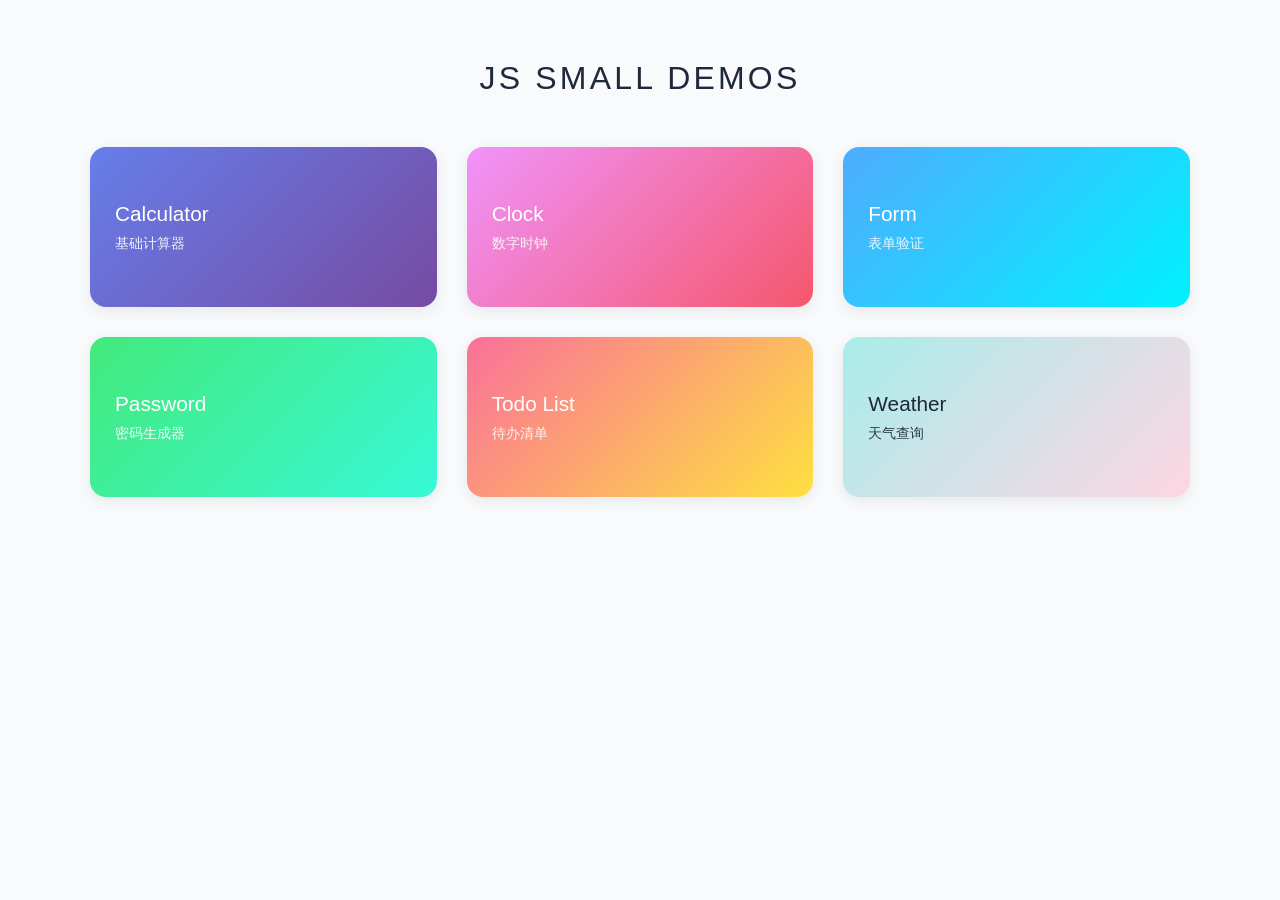
<file: index.html>
<!DOCTYPE html>
<html lang="zh-CN">
<head>
    <meta charset="UTF-8">
    <meta name="viewport" content="width=device-width, initial-scale=1.0">
    <title>JS Small Demos</title>
    <style>
        * {
            margin: 0;
            padding: 0;
            box-sizing: border-box;
            font-family: 'Inter', -apple-system, BlinkMacSystemFont, 'Segoe UI', sans-serif;
        }

        body {
            background-color: #f8fafc;
            padding: 60px 20px;
            min-height: 100vh;
        }

        .container {
            max-width: 1100px;
            margin: 0 auto;
        }

        h1 {
            text-align: center;
            color: #1e293b;
            margin-bottom: 50px;
            font-size: 2rem;
            font-weight: 300;
            letter-spacing: 0.1em;
        }

        .card-grid {
            display: grid;
            grid-template-columns: repeat(auto-fill, minmax(260px, 1fr));
            gap: 30px;
        }

        /* 卡片核心样式：纯色渐变背景 */
        .card {
            height: 160px;
            border-radius: 16px;
            padding: 30px 25px;
            display: flex;
            flex-direction: column;
            justify-content: center;
            text-decoration: none;
            color: white;
            position: relative;
            overflow: hidden;
            transition: all 0.3s ease;
            box-shadow: 0 4px 15px rgba(0, 0, 0, 0.08);
        }

        /* 悬停上浮效果 */
        .card:hover {
            transform: translateY(-8px);
            box-shadow: 0 12px 25px rgba(0, 0, 0, 0.15);
        }

        /* 给每个卡片不同的纯色渐变 */
        .card:nth-child(1) {
            background: linear-gradient(135deg, #667eea 0%, #764ba2 100%);
        }
        .card:nth-child(2) {
            background: linear-gradient(135deg, #f093fb 0%, #f5576c 100%);
        }
        .card:nth-child(3) {
            background: linear-gradient(135deg, #4facfe 0%, #00f2fe 100%);
        }
        .card:nth-child(4) {
            background: linear-gradient(135deg, #43e97b 0%, #38f9d7 100%);
        }
        .card:nth-child(5) {
            background: linear-gradient(135deg, #fa709a 0%, #fee140 100%);
        }
        .card:nth-child(6) {
            background: linear-gradient(135deg, #a8edea 0%, #fed6e3 100%);
            color: #1e293b;
        }

        .card-title {
            font-size: 1.3rem;
            font-weight: 500;
            margin-bottom: 8px;
        }

        .card-desc {
            font-size: 0.9rem;
            opacity: 0.9;
            font-weight: 300;
        }
    </style>
</head>
<body>
    <div class="container">
        <h1>JS SMALL DEMOS</h1>
        <div class="card-grid">
            <a href="./calculator/index.html" class="card" target="_blank"> 
                <div class="card-title">Calculator</div>
                <div class="card-desc">基础计算器</div>
            </a>

            <a href="./clock/index.html" class="card" target="_blank">
                <div class="card-title">Clock</div>
                <div class="card-desc">数字时钟</div>
            </a>

            <a href="./form/index.html" class="card" target="_blank">
                <div class="card-title">Form</div>
                <div class="card-desc">表单验证</div>
            </a>

            <a href="./password-generator/index.html" class="card" target="_blank">
                <div class="card-title">Password</div>
                <div class="card-desc">密码生成器</div>
            </a>

            <a href="./todo-list/index.html" class="card" target="_blank">
                <div class="card-title">Todo List</div>
                <div class="card-desc">待办清单</div>
            </a>

            <a href="./weather/index.html" class="card" target="_blank">
                <div class="card-title">Weather</div>
                <div class="card-desc">天气查询</div>
            </a>
        </div>
    </div>
</body>
</html>
</file>
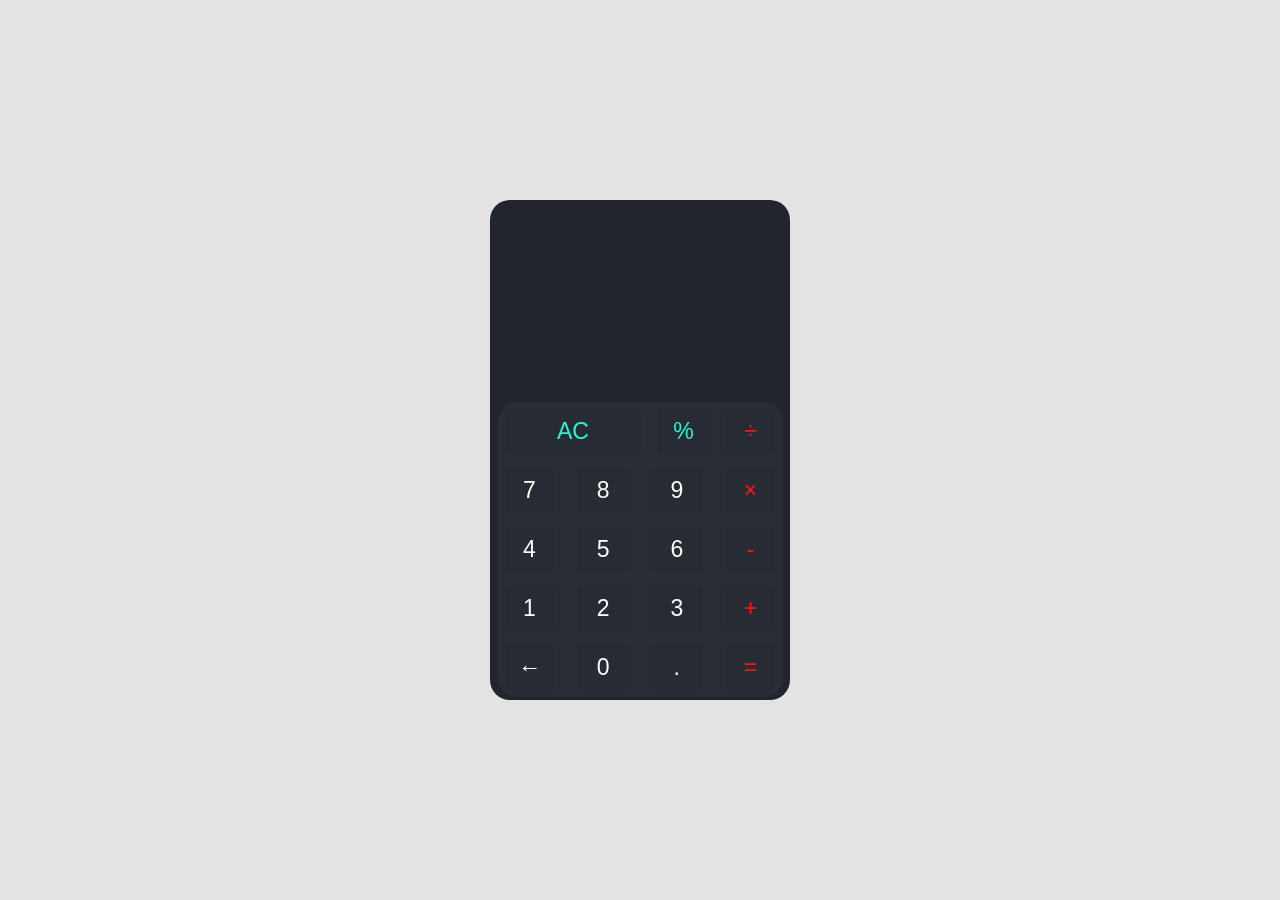
<file: calculator/index.html>
<!DOCTYPE html>
<html lang="en">

<head>
    <meta charset="UTF-8">
    <meta name="viewport" content="width=device-width, initial-scale=1.0">
    <title>Document</title>
    <link rel="stylesheet" href="./style.css">
</head>

<body>
    <div class="container">
        <div class="screen">
            <div class="current"></div>
            <div class="result"></div>
        </div>
        <div class="key">
            <div class="row">
                <button class="green clear" data-key="clear">AC</button>
                <button class="green" data-key="baifenbi">%</button>
                <button class="red" data-key="chu">÷</button>
            </div>
            <div class="row">
                <button class="number">7</button>
                <button class="number">8</button>
                <button class="number">9</button>
                <button class="red" data-key="cheng">×</button>
            </div>
            <div class="row">
                <button class="number">4</button>
                <button class="number">5</button>
                <button class="number">6</button>
                <button class="red" data-key="jian">-</button>
            </div>
            <div class="row">
                <button class="number">1</button>
                <button class="number">2</button>
                <button class="number">3</button>
                <button class="red" data-key="jia">+</button>
            </div>
            <div class="row">
                <button data-key="back">←</button>
                <button class="number">0</button>
                <button class="number">.</button>
                <button class="red" data-key="deng">=</button>
            </div>

        </div>
    </div>
    <script>
        //类构造函数
        class Cal {
            //初始化计算器
            constructor(current, result) {
                this.current = current
                this.result = result
                this.clear()
            }
            //清空一整个计算器
            clear() {
                this.currentNumber = ''
                this.perviousNumber = ''
                this.operation = undefined
            }
            //删除数字
            del() {
                this.currentNumber = this.currentNumber.toString().slice(0, -1)
            }
            //增加数字
            add(number) {
                if (number === '.' && this.currentNumber.includes('.')) {
                    return
                }
                this.currentNumber = this.currentNumber.toString() + number.toString()
            }
            // 输入符号
            addKey(operation) {
                if (this.operation === '') {
                    console.log(1)
                    return
                }
                //上一个操作数不为空，就是还没计算完，则先计算
                if (this.perviousNumber !== '') {
                    this.compute()
                }
                this.operation = operation

                this.perviousNumber = this.currentNumber
                this.currentNumber = ''
            }
            // 计算
            compute() {
                // console.log(1) 
                //定义一个结果
                let computation
                //利用浮点数，更符合计算器
                let cur = parseFloat(this.currentNumber)
                let pre = parseFloat(this.perviousNumber)
                let cur1 = 100
                //非数字直接中断
                if (isNaN(cur) || isNaN(pre)) {
                    return
                }
                switch (this.operation) {
                    case '+':
                        computation = pre + cur
                        break;
                    case '-':
                        computation = pre - cur
                        break;
                    case '×':
                        computation = pre * cur
                        break;
                    case '÷':
                        computation = pre / cur
                        break
                    
                    default:
                        return
                }
    

                //把结果赋给当前操作数
                this.currentNumber = computation
                //其余都重置，不然结果又会和先前数计算
                this.operation = undefined
                this.perviousNumber = ''
            }
           

            //渲染页面，每一次计算都要调用
            render() {
                //把现在的操作上（结果）赋给结果位置
                this.result.innerHTML = this.currentNumber
                //如果我们输入了符号，那么现在位置是上一个操作数和符号的拼接
                if (this.operation != null) {
                    this.current.innerHTML = `${this.perviousNumber}${this.operation}`
                }
            }
        }
        //获取元素
        const numbers = document.querySelectorAll('.number')
        const keys = document.querySelectorAll('[data-key]')
        const current = document.querySelector('.current')
        const result = document.querySelector('.result')

        const cal = new Cal(current, result)

        //添加数字
        numbers.forEach(item => {
            item.addEventListener('click', () => {
                // console.log(1)
                cal.add(item.innerHTML)
                cal.render()
            })
        })

        //添加符号
        keys.forEach(item => {
            if (item.dataset.key === 'jia' || item.dataset.key === 'jian' || item.dataset.key === 'cheng' || item.dataset.key === 'chu' ) {
                item.addEventListener('click', () => {
                    // console.log(1)
                    // console.log(item.innerHTML)
                    cal.addKey(item.innerHTML)
                    cal.render()
                })

            }

            //计算模块
            if (item.dataset.key === 'deng') {
                item.addEventListener('click', () => {
                    cal.compute()
                    cal.render()
                })

            }

            //清空模块
            if (item.dataset.key === 'clear') {
                item.addEventListener('click', () => {
                    cal.clear()
                    current.innerHTML = ''
                    result.innerHTML = ''
                })

            }

            //删除模块
            if (item.dataset.key === 'back') {
                item.addEventListener('click', () => {
                    cal.del()
                    cal.render()
                })
            }
        })
    
    </script>
</body>

</html>
</file>
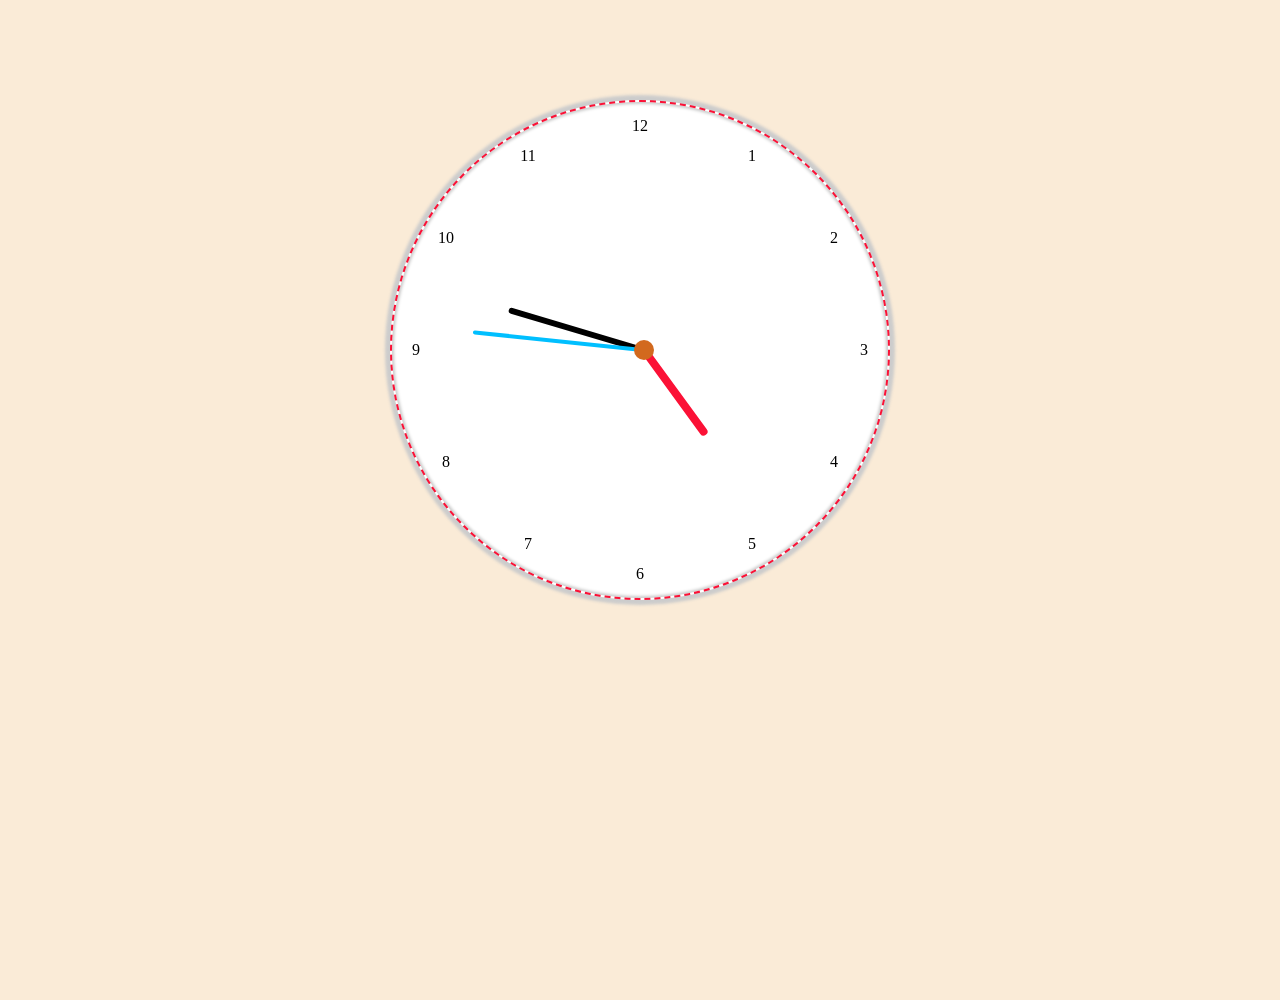
<file: clock/index.html>
<!DOCTYPE html>
<html lang="en">

<head>
    <meta charset="UTF-8">
    <meta name="viewport" content="width=device-width, initial-scale=1.0">
    <title>Document</title>
    <link rel="stylesheet" href="./style.css">
</head>

<body>
    <div class="clock">
        <div class="hand hour"></div>
        <div class="hand minute"></div>
        <div class="hand second"></div>
        <div class="number one">
            <div class="number1">1</div>
        </div>
        <div class="number two">
            <div class="number1">2</div>
        </div>
        <div class="number three">
            <div class="number1">3</div>
        </div>
        <div class="number four">
            <div class="number1">4</div>
        </div>
        <div class="number five">
            <div class="number1">5</div>
        </div>
        <div class="number six">
            <div class="number1">6</div>
        </div>
        <div class="number seven">
            <div class="number1">7</div>
        </div>
        <div class="number eight">
            <div class="number1">8</div>
        </div>
        <div class="number nine">
            <div class="number1">9</div>
        </div>
        <div class="number ten">
            <div class="number1">10</div>
        </div>
        <div class="number eleven">
            <div class="number1">11</div>
        </div>
        <div class="number twelve">
            <div class="number1">12</div>
        </div>

    </div>
    <script>
        //获取元素
        const hourhand = document.querySelector('.hour')
        const minutehand = document.querySelector('.minute')
        const secondhand = document.querySelector('.second')

        //函数:让指针走动
        function goHand() {
            //获取现在的时间
            const time = new Date()
            // console.log(time)
            //获取秒分时
            const second = time.getSeconds()
            // console.log(second)
            const minute = time.getMinutes()
            const hour = time.getHours()
            //计算三根指针要走的度数
            //秒针：每一秒走6°
            const sedAngle = 6 * second
            // console.log(sedAngle)
            //分针：每一分走6°，为了平缓要加入秒针带来的偏移
            //分针转一圈，要3600s，所有秒针带来的偏移是每一秒转(360/3600)
            const minAngle = 6 * minute + second * 0.1
            //时针：每一小时走30°，加上分针的偏移和秒针的偏移
            //时针转一圈，需要12*60min，所有分针带来的偏移是每一分转(360/(12*60))
            //需要12*60*60s，所有秒针带来的偏移是每一秒转(360/(12*60*60))
            const hourAngle = 30 * hour + minute / 2 + second / 120

            secondhand.style.transform = ` rotate(${sedAngle}deg)`
            minutehand.style.transform = `rotate(${minAngle}deg)`
            hourhand.style.transform = `rotate(${hourAngle}deg)`



        }
        //定时器
        //每一秒钟,调用一次函数
        //函数就是让指针走的
        setInterval(goHand, 1000)
    </script>
</body>

</html>
</file>
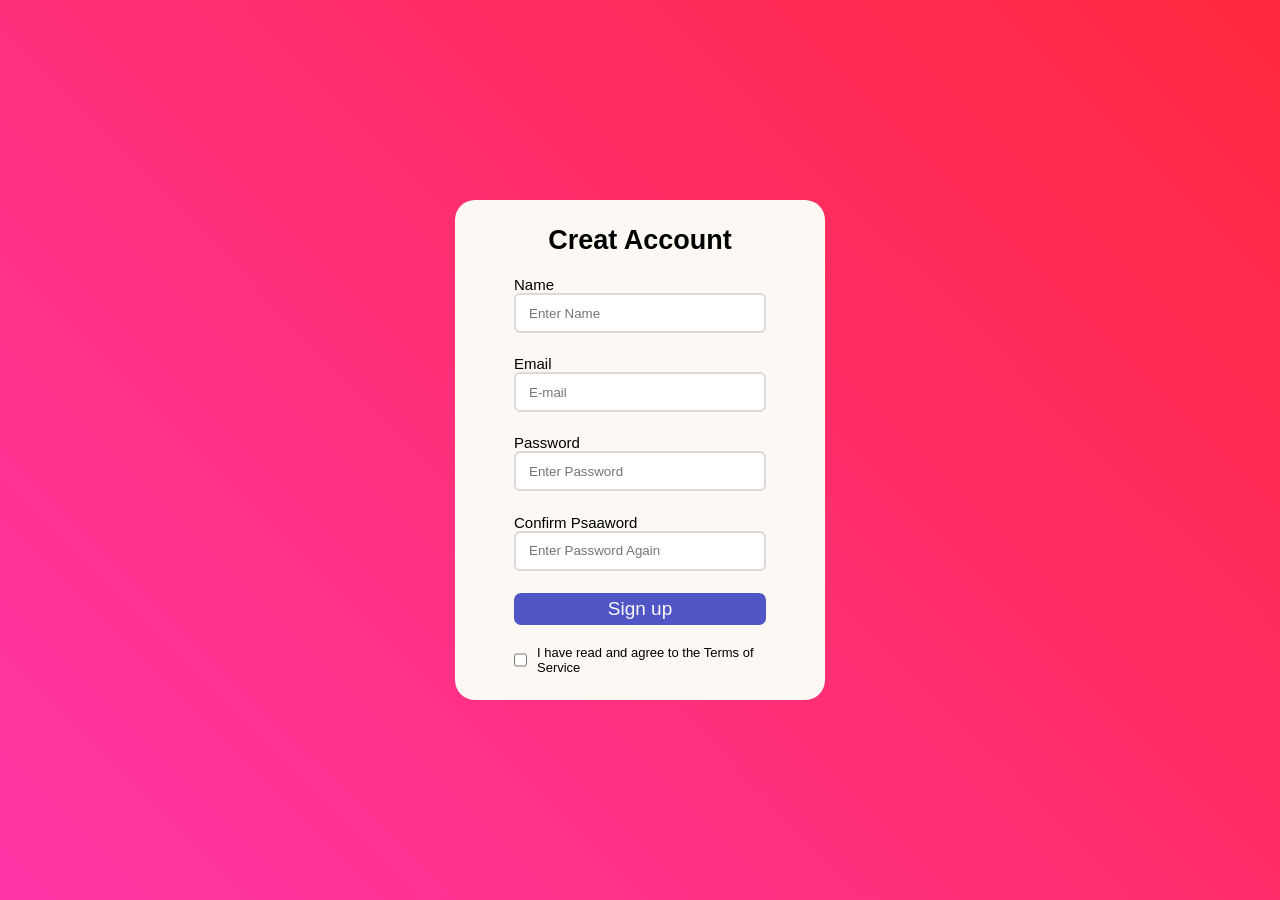
<file: form/index.html>
<!DOCTYPE html>
<html lang="en">

<head>
    <meta charset="UTF-8">
    <meta name="viewport" content="width=device-width, initial-scale=1.0">
    <title>Document</title>
    <link rel="stylesheet" href="./style.css">
</head>

<body>
    <form action="#" class="form">
        <h1 class="title">Creat Account</h1>
        <div class="row">
            <div class="label">Name</div>
            <input type="text" name="name" class="name" placeholder="Enter Name">
            <div class="small">Error message goes here</div>
        </div>
        <div class="row">
            <div class="label">Email</div>
            <input type="text" name="email" class="email" placeholder="E-mail">
            <div class="small">Error message goes here</div>
        </div>
        <div class="row">
            <div class="label">Password</div>
            <input type="password" name="password" class="password" placeholder="Enter Password">
            <div class="small">Error message goes here</div>
        </div>
        <div class="row">
            <div class="label">Confirm Psaaword</div>
            <input type="password" name="confirm" class="confirm" placeholder="Enter Password Again">
            <div class="small">Error message goes here</div>
        </div>
        <button>Sign up</button>
        <div class="agree">
            <input type="checkbox">
            <div>I have read and agree to the Terms of Service</div>
        </div>
        </div>
    </form>
    <script>
        //获取元素
        const nameEle = document.querySelector('.name')
        const emailEle = document.querySelector('.email')
        const passwordEle = document.querySelector('.password')
        const confirmEle = document.querySelector('.confirm')
        const form = document.querySelector('.form')
        const agree = document.querySelector('.agree input')

        //表单提交事件
        form.addEventListener('submit', e => {
            //阻止
            e.preventDefault()
            verify()
        })
        function verify() {
            // console.log(1)
            //姓名
            const name = nameEle.value.trim()
            if (name === '') {
                Error(nameEle, 'Name cannot be Empty')
            } else {
                Success(nameEle)
            }

            //邮箱
            const email = emailEle.value.trim()
            //判断邮箱格式
            if (!test(email)) {
                Error(emailEle, 'Email is not valid')
            }
            else if (email === '') {
                Error(emailEle, 'Email cannot be Empty')
            }
            else {
                Success(emailEle)
            }

            //密码
            const psd = passwordEle.value.trim()
            if (psd === '') {
                Error(passwordEle, 'Password cannot be Empty')
            } else {
                Success(passwordEle)
            }

            //确认密码
            const confirm = confirmEle.value.trim()
            if (confirm === '') {
                Error(confirmEle, 'Confirm Password is required')
            } else if (confirm !== psd) {
                Error(confirmEle, `Password didn't match`)
            } else {
                Success(confirmEle)
            }

            //同意模块
            if(!agree.checked){
                alert('请勾选！')
                agree.nextElementSibling.style.color='red'
            }else{
                agree.nextElementSibling.style.color='black'
            }
        }


        //失败
        function Error(ele, message) {
            // console.log(1)
            const row = ele.parentElement
            const small = row.querySelector('.small')
            row.className = 'row error'
            small.innerText = message
        }
        //成功
        function Success(ele) {
            // console.log(1)
            ele.parentElement.className = 'row success'
        }

        //判断邮箱
        function test(email) {
            const reg = /^(([^<>()\[\]\\.,;:\s@"]+(\.[^<>()\[\]\\.,;:\s@"]+)*)|(".+"))@((\[[0-9]{1,3}\.[0-9]{1,3}\.[0-9]{1,3}\.[0-9]{1,3}])|(([a-zA-Z\-0-9]+\.)+[a-zA-Z]{2,}))$/;
            return reg.test(email)
        }
    </script>
</body>

</html>
</file>
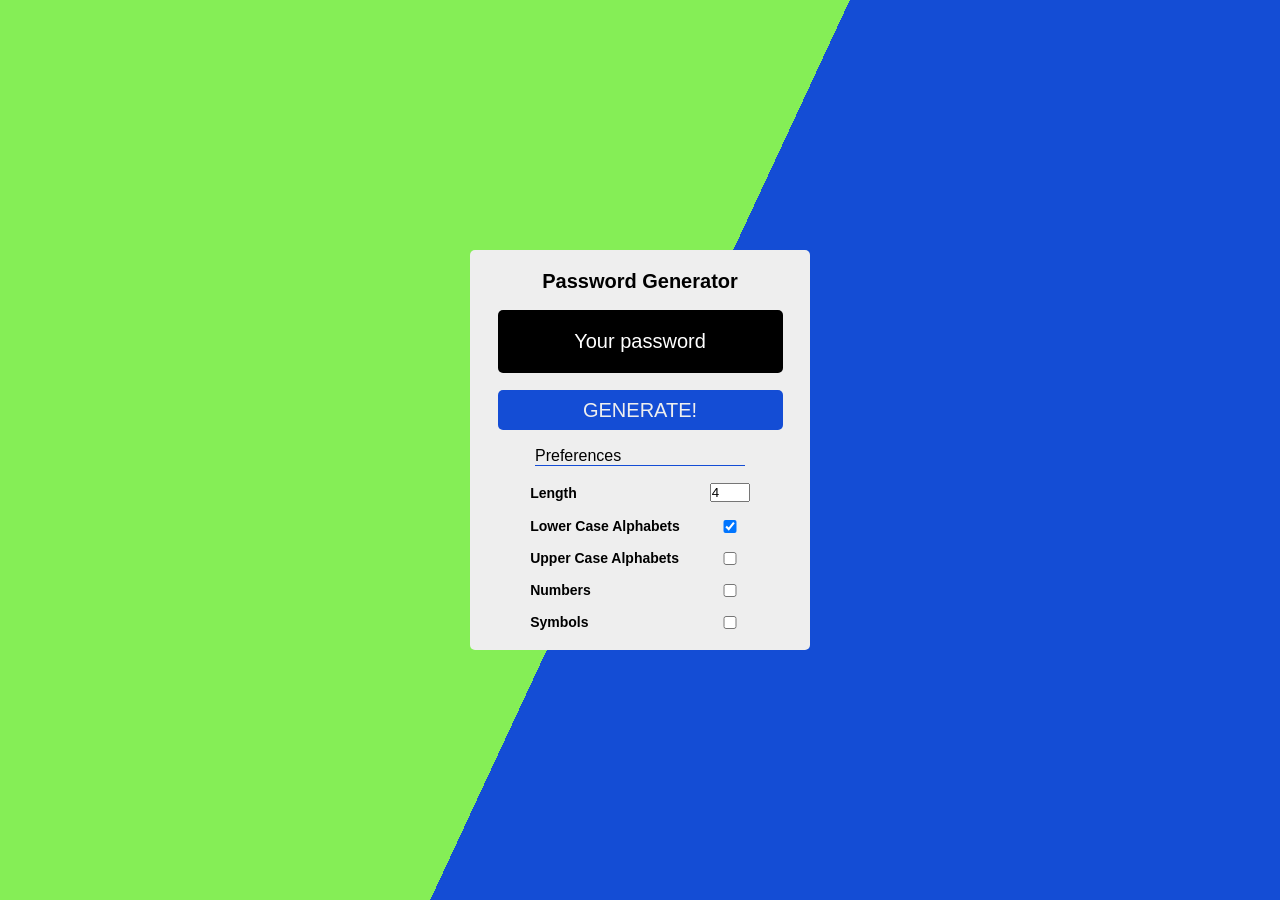
<file: password-generator/index.html>
<!DOCTYPE html>
<html lang="en">

<head>
    <meta charset="UTF-8">
    <meta name="viewport" content="width=device-width, initial-scale=1.0">
    <title>Document</title>
    <link rel="stylesheet" href="./style.css">
</head>

<body>
    <div class="container">
        <h1 class="title">Password Generator</h1>
        <p class="password">Your password</p>
        <button class="btn">GENERATE!</button>
        <p class="form-title">Preferences</p>
        <form action="/" id="form">
            <!-- 长度 -->
            <label for="psd-length">Length</label>
            <input type="number" name="number" id="psd-length" min="1" max="10" value="4">

            <!-- 小写 -->
            <label for="lower">Lower Case Alphabets</label>
            <input type="checkbox" name="lower" id="lower" checked>

            <!-- 大写 -->
            <label for="upper">Upper Case Alphabets</label>
            <input type="checkbox" name="upper" id="upper">

            <!-- 数字 -->
            <label for="number">Numbers</label>
            <input type="checkbox" name="number" id="number">
            <!-- 特殊字符 -->
            <label for="symbol">Symbols</label>
            <input type="checkbox" name="symbol" id="symbol">
        </form>
    </div>
    <script>
        //获取元素
        //字符池：利用函数，将大小写字母、数字、符号的编码数字转成数组，用于生成密码时的拼接和抽取
        //点击事件：获取长度、各种勾选框的状态，将其作为实参传到生成密码的函数里
        //在生成密码的函数里先定义空数组，空数组用于和字符池的数组拼接和抽取
        //进行勾选框状态的判断，然后当前数组拼接。例如，如果勾选了小写字母，就把小写字母对应的字符池的数组拼接到当前数组里
        //把全部判断完的数组，做循环，循环的次数（抽取的数字个数）就是密码的长度
        //抽取完的数字放入到新数组（空数组），并转成编码所对应的字母、数字、符号
        //最后再将数组里的以空拼接，然后给渲染到密码框里



        //元素
        const psdEle = document.querySelector('.password')
        const btn = document.querySelector('.btn')
        const lengthEle = document.querySelector('#psd-length')
        const lowerEle = document.querySelector('#lower')
        const upperEle = document.querySelector('#upper')
        const numberEle = document.querySelector('#number')
        const symbolEle = document.querySelector('#symbol')

        //字符池
        function arrayLowToHigh(min, max) {
            //定义空数组
            let arrayCode = []
            // 循环把数字投入数组
            for (let i = min; i <= max; i++) {
                // console.log(i)
                arrayCode.push(i)
            }
            // console.log(arrayCode)
            return arrayCode
        }
        const LOWERCASE_CHAR_CODES = arrayLowToHigh(97, 122);
        const UPPERCASE_CHAR_CODES = arrayLowToHigh(65, 90);
        const NUMBER_CHAR_CODES = arrayLowToHigh(48, 57);
        const SYMBOL_CHAR_CODES = arrayLowToHigh(33, 47).concat(arrayLowToHigh(58, 64)).concat(arrayLowToHigh(91, 96)).concat(arrayLowToHigh(123, 126));


        //点击事件绑定生成密码函数
        btn.addEventListener('click', () => {
            // 长度
            const psdlength = lengthEle.value
            // console.log(psdlength)
            //大小字母、数字、符号
            const lower = lowerEle.checked
            const upper = upperEle.checked
            const number = numberEle.checked
            const symbol = symbolEle.checked

            //定义密码：利用函数
            const password = getPassword(psdlength, lower, upper, number, symbol)
            //密码渲染到页面
            psdEle.innerHTML = password
        })
        function getPassword(len, low, up, num, symbol) {
            // console.log(1)
            let arrayPsd = []
            //判断勾选框状态
            if (low) {
                arrayPsd = LOWERCASE_CHAR_CODES
                // console.log(arrayPsd)
            }
            if (up) {
                arrayPsd = arrayPsd.concat(UPPERCASE_CHAR_CODES)
                // console.log(arrayPsd)
            }
            if (num) {
                arrayPsd = arrayPsd.concat(NUMBER_CHAR_CODES)
                // console.log(arrayPsd)
            }
            if (symbol) {
                arrayPsd = arrayPsd.concat(SYMBOL_CHAR_CODES)
                // console.log(arrayPsd)
            }

            //定义最后的密码数组
            let finalPsd = []
            for (let i = 0; i < len; i++) {
                //抽取数组的数字
                const random = arrayPsd[Math.floor(Math.random() * arrayPsd.length)]
                // console.log(random)
                //抽取的数字追加给最后的密码数组
                //数字转成对应的字母、数字、字符
                finalPsd.push(String.fromCharCode(random))
                // console.log(finalPsd)

            } 

            //判断没勾选的时候
            if(!low&&!up&&!num&&!symbol)
                return `Select at least one option`
            
            //数组展开拼接
            return finalPsd.join('')

           
        }
    </script>
</body>

</html>
</file>
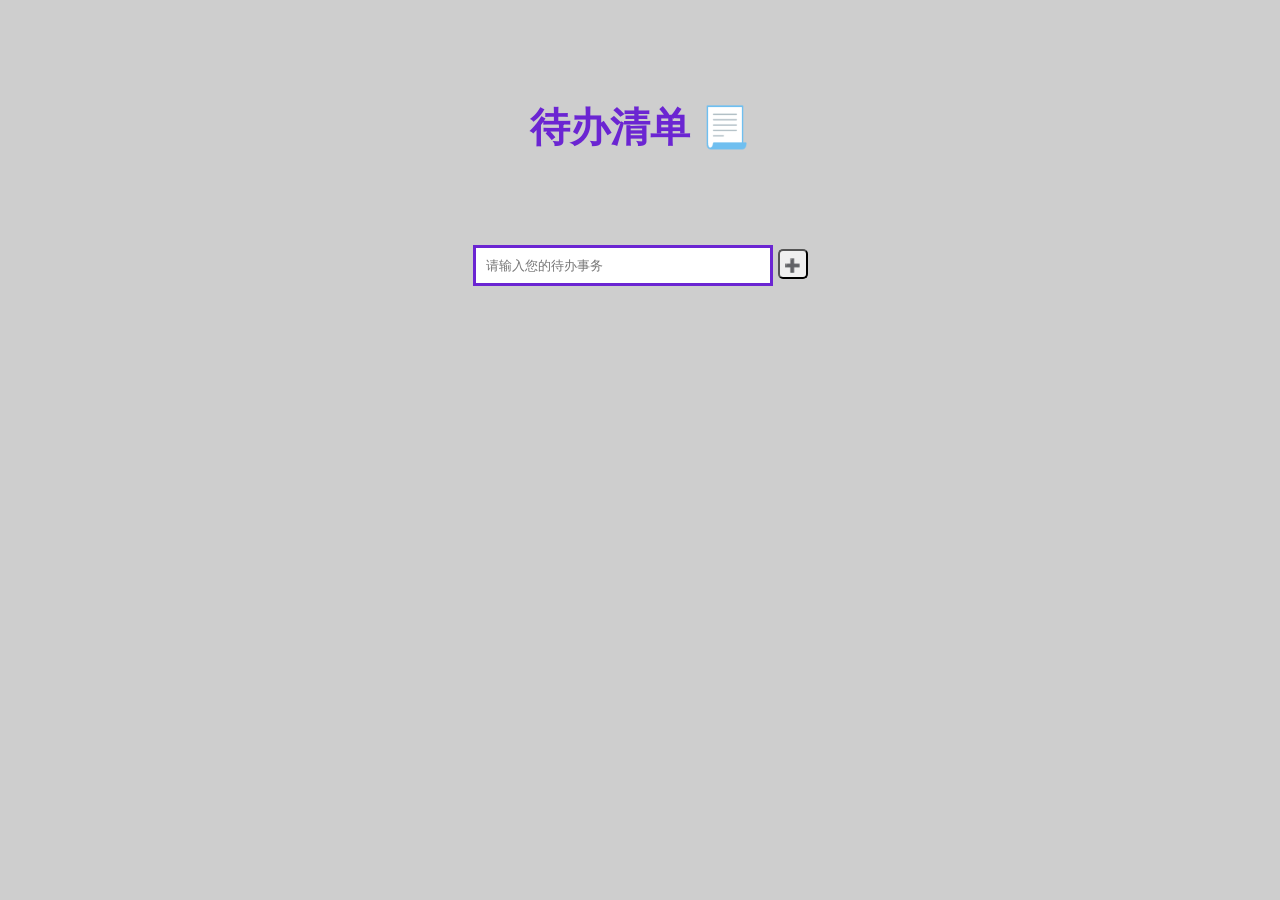
<file: todo-list/index.html>
<!DOCTYPE html>
<html lang="en">

<head>
    <meta charset="UTF-8">
    <meta name="viewport" content="width=device-width, initial-scale=1.0">
    <title>Document</title>
    <link rel="stylesheet" href="./style.css">
</head>

<body>
    <header>
        <h1>待办清单 📃</h1>
    </header>

    <form action="">
        <input type="text" placeholder="请输入您的待办事务" class="todo-get">
        <button class="get-btn">➕</button>
    </form>
    <div class="todo-lists">
        <ul>
            <!-- <li class="list fade-away">
                <div>12323333</div>
                <div class="btn">
                    <button class="completed">✔️</button>
                    <button class="delete">❌</button>
                </div>
            </li> -->
        </ul>
    </div>
    <script>
        const input = document.querySelector('.todo-get')
        const getbtn = document.querySelector('.get-btn')
        const ul = document.querySelector('.todo-lists ul')
        //添加事件
        //点击添加清单
        getbtn.addEventListener('click', addTodo)
        //点击删除清单，利用事件委托
        ul.addEventListener('click', btns)

        //定义所有待办事件
        let todos = null
        //获取本地存储数据
        function getTodos() {
            const stored = localStorage.getItem('todos')    //取出是JSON字符串
            todos = stored ? JSON.parse(stored) : []     //有的话就解析，没有就是空数组
        }

        //保存数据
        function saveTodos(todos) {
            localStorage.setItem('todos', JSON.stringify(todos))
        }

        //页面加载完，渲染每条数据
        function renderTodos() {
            //遍历数组，每一个数据都进行渲染
            todos.forEach(item => {
                render(item)
            })
        }
        //页面加载完，就获取所有待办事件
        getTodos()
        renderTodos()

        //添加数据
        function addTodo(e) {
            //阻止表单默认行为
            e.preventDefault()
            // console.log(1)
            if (input.value !== '' && input.value.trim() !== '') {
                // console.log(input.value.trim())
                //新代办
                const todo = {
                    id: Date.now(),
                    text: input.value.trim(),
                    completed: false    //新加默认没完成
                }
                //追加给原有数据
                todos.push(todo)
                //本地保存数据
                saveTodos(todos)
                //渲染页面
                render(todo)
                //清除输入框
                input.value = ''
            }
            else {
                alert('输入内容不为空！')
            }
        }

        //渲染页面
        function render(todo) {
            // console.log('渲染')
            // console.log(todo)
            const li = document.createElement('li')
            li.classList.add('list')
            //给li添加id
            li.dataset.id = todo.id
            const item = document.createElement('div')
            //  console.log(todo.text)
            item.innerHTML = todo.text
            //如果完成了
            if (todo.completed) {
                item.classList.add('active')
            }
            //item追加给li
            li.append(item)
            

            //新增按钮
            const div = document.createElement('div')
            div.classList.add('btn')

            //添加按钮
            const completed = document.createElement('button')
            completed.classList.add('completed')
            completed.innerHTML = '✔️'
            //追加给div
            div.append(completed)

            //删除按钮
            const del = document.createElement('button')
            del.classList.add('delete')
            del.innerHTML = '❌'

            //追加给div
            div.append(del)
            //div追加给li
            li.append(div)

            //将li追加给ul，显示到页面
            ul.append(li)
        }

        //完成/删除模块
        function btns(e) {
            //完成
            // console.log(e.target.classList[0])
            if (e.target.classList[0] === 'completed') {
                // console.log(e.target.closest('li'))
                const li = e.target.closest('li')
                console.log(li.dataset.id)
                // console.log(todos)
                //遍历todos，找到id相同的todo
                const todo = todos.find(item => item.id === Number(li.dataset.id))
                //  console.log(todo)
                if (todo) {
                    //改变他的完成状态
                    todo.completed = !todo.completed
                    //保存数据
                    saveTodos(todos)
                    //更改样式
                    li.querySelector('div:nth-child(1)').classList.toggle('active')
                }
            }
            //删除
            if (e.target.classList[0] === 'delete') {
                const li = e.target.closest('li')
                // console.log(li)
                const id = li.dataset.id
                // console.log(id)
                const todo = todos.find(item => item.id === Number(id))
                // console.log(todo)
                if (todo) {
                    //增加样式
                    li.classList.add('fade-away')
                    //从页面删除
                    li.addEventListener('transitionend',()=>{    //动画结束后，从页面消失
                        li.remove()
                    })
                   //过滤数据
                   const finalTodos=todos.filter(item=>item.id!==Number(id))
                   //将旧数组更新，不然每次都是从todos里找，删除了，id再也匹配不到，删除不起作用
                   todos=finalTodos
                   console.log(todos)
                   //重新存储
                   saveTodos(todos)
                }
            }
        }
    </script>
</body>

</html>
</file>
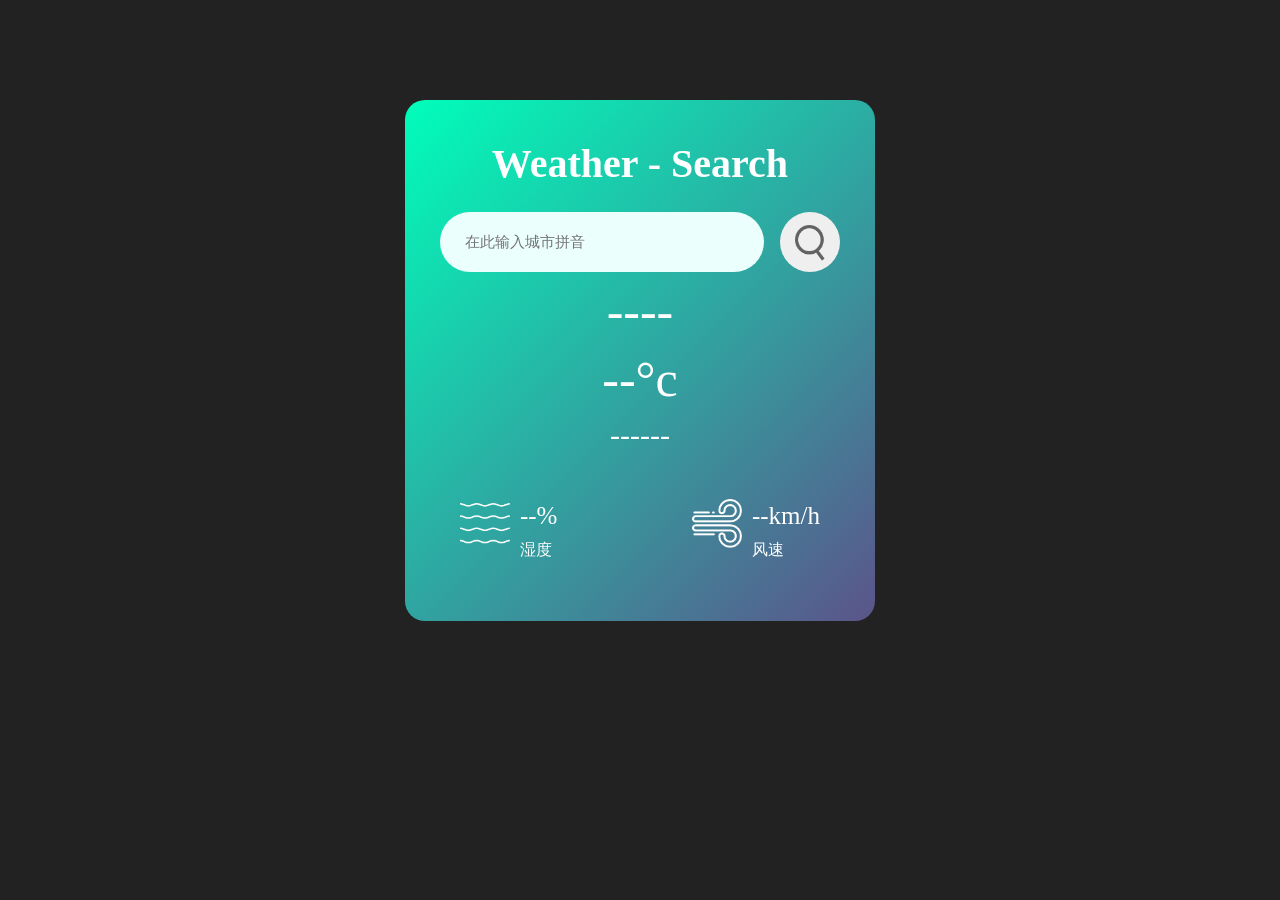
<file: weather/index.html>
<!DOCTYPE html>
<html lang="en">

<head>
    <meta charset="UTF-8">
    <meta name="viewport" content="width=device-width, initial-scale=1.0">
    <title>天气查询</title>
    <link rel="stylesheet" href="./style.css">
</head>

<body>
    <div class="card">
        <h1 class="title">Weather - Search</h1>
        <div class="search">
            <input type="text" name="search" placeholder="在此输入城市拼音" spellcheck="false" autocomplete="off">
            <button><img src="./images/search.png" alt=""></button>
        </div>
        <div class="weather">
            <div class="weather-icon">----</div>
            <h1 class="temp">--°c</h1>
            <h2 class="city">------</h2>
            <div class="detail">
                <div class="col">
                    <img src="./images/humidity.png">
                    <div>
                        <p class="humidity">--%</p>
                        <p>湿度</p>
                    </div>
                </div>
                <div class="col">
                    <img src="./images/wind.png">
                    <div>
                        <p class="wind">--km/h</p>
                        <p>风速</p>
                    </div>
                </div>
            </div>

        </div>
    </div>


    <script>
        //密钥
        const apiKey = "2e6fe3b2cd001843b978173b6895194e"
        //地址
        const apiUrl = "https://api.openweathermap.org/data/2.5/weather?units=metric&lang=zh_cn"
        //点击事件/键盘事件
        const searchBox = document.querySelector(".search input")
        const searchBtn = document.querySelector(".search button")


        searchBtn.addEventListener('click', () => {
            getWeather()
        })
        searchBox.addEventListener('keyup', (e) => {
            //   console.log(e.key)
            if (e.key === 'Enter') { getWeather() }

        })

        //调用的获取天气函数

        function getWeather() {
            alert('正在查询...')
            //先判断非空
            if (searchBox.value.trim() === '') {
                alert('请输入城市名称！')
                return
            }
            //利用fetch，获取数据
            fetch(apiUrl + `&appid=${apiKey}&q=${searchBox.value.trim()}`)
                .then(res => {
                    if (!res.ok) {
                        throw new Error('请求失败！')
                    }
                    return res.json()
                })
                .then(data => {
                    // console.log(data)
                    document.querySelector('.city').innerHTML = data.name
                    document.querySelector('.temp').innerHTML = Math.round(data.main.temp) + '°c'
                    document.querySelector('.humidity').innerHTML = data.main.humidity + '%'
                    document.querySelector('.wind').innerHTML = data.wind.speed + ' km/h'

                    if (data.weather[0].main === 'Clouds')
                        document.querySelector('.weather-icon').innerHTML = '<img src="./images/clouds.png" alt="">'

                    else if (data.weather[0].main === 'Clear')
                        document.querySelector('.weather-icon').innerHTML = '<img src="./images/clear.png" alt="">'

                    else if (data.weather[0].main === 'Rain')
                        document.querySelector('.weather-icon').innerHTML = '<img src="./images/rain.png" alt="">'


                    else if (data.weather[0].main === 'Drizzle')
                        document.querySelector('.weather-icon').innerHTML = '<img src="./images/drizzle.png" alt="">'

                    else if (data.weather[0].main === 'Mist')
                        document.querySelector('.weather-icon').innerHTML = '<img src="./images/mist.png" alt="">'

                    else if (data.weather[0].main === 'Snow')
                        document.querySelector('.weather-icon').innerHTML = '<img src="./images/snow.png" alt="">'
                    else {
                        document.querySelector('.weather-icon').innerHTML = '未查询到此图片！'
                    }

                })
                .catch(err => {
                    console.log(err)
                    alert('查询失败！请检查输入是否正确！')
                })


        }


        searchBox.addEventListener('blur', () => {
            if (searchBox.value.trim() === '') {
                document.querySelector('.city').innerHTML = '------'
                document.querySelector('.temp').innerHTML = '--°c'
                document.querySelector('.humidity').innerHTML = '--%'
                document.querySelector('.wind').innerHTML = '--km/h'
                document.querySelector('.weather-icon').innerHTML = '----'
            }
        })

    </script>
</body>

</html>
</file>
<file: calculator/style.css>
* {
    margin: 0;
    padding: 0;
    box-sizing: border-box;
}

:root {
    --bg: #22252d;
    --btn-bg: #272b33;
    --btn-green: #26f7d1;
    --btn-red: #ff1214;
    --controls-bg: #292d36;
}

html,
body {
    /* font-size: 10px; */
    font-family: 'lato', Arial, Helvetica, sans-serif;
}

body {
    min-height: 100vh;
    display: flex;
    justify-content: center;
    align-items: center;
    background-color: #e3e3e3;
}

.container {
    width: 300px;
    height: 500px;
    background-color: var(--bg);
    border-radius: 20px;
}

.screen {
    width: 90%;
    margin-left: 15px;
    margin-top: 2px;
    height: 200px;
    color: white;
    /* background-color: pink; */
    display: flex;
    flex-direction: column;
    justify-content: end;
    align-items: end;
    gap: 20px;


}

.current {
    font-size: 30px;
    word-break: break-all;
    overflow-wrap: break-word;
}

.result {
    font-size: 40px;
    word-break: break-all;
    overflow-wrap: break-word;
}

.key {
    width: 95%;
    height: 295px;
    background-color: var(--controls-bg);
    margin: auto;
    border-radius: 20px;
}

.key .row {
    display: flex;
    justify-content: space-between;
    padding: 7px;
}

button {
    font-size: 23px;
    width: 50px;
    height: 45px;
    background-color: var(--btn-bg);
    color: white;
    cursor: pointer;
    border: none;
}

button:hover {
    background-color: #20232b;
}

.key .row .clear {
    /* color: var(--btn-green); */
    flex: 0.8;

}

.green {
    color: var(--btn-green);
}

.red {
    color: var(--btn-red);
}
</file>
<file: clock/style.css>
* {
    margin: 0;
    padding: 0;
    box-sizing: border-box;
}

html,
body {
    width: 100%;
    height: 100%;


}

body {
    background-color: antiquewhite;
}

.clock {
    position: relative;
    margin: 100px auto;
    width: 500px;
    height: 500px;
    border-radius: 50%;
    background-color: white;
    box-shadow: 0px 0px 3px 5px #ccc,
        inset 0px 0px 3px 2px #ccc;
    border: 2px dashed #fb1136;

}

/* 刻度 */
.clock .number {
    position: absolute;
    width: 100%;
    height: 100%;
    /* background-color: pink; */
    --rotateAngle: 0;
    transform: rotate(var(--rotateAngle));
    padding: 15px;
    text-align: center;
}

.clock .one {
    --rotateAngle: 30deg;
}

.clock .two {
    --rotateAngle: 60deg
}

.clock .three {
    --rotateAngle: 90deg
}

.clock .four {
    --rotateAngle: 120deg
}

.clock .five {
    --rotateAngle: 150deg
}

.clock .six {
    --rotateAngle: 180deg
}

.clock .seven {
    --rotateAngle: 210deg
}

.clock .eight {
    --rotateAngle: 240deg
}

.clock .nine {
    --rotateAngle: 270deg
}

.clock .ten {
    --rotateAngle: 300deg
}

.clock .eleven {
    --rotateAngle: 330deg
}

/* 数字扭转 */
.number .number1 {
    --undoAngle: 0;
    transform: rotate(var(--undoAngle));
}

.one .number1 {
    --undoAngle: -30deg;
}

.two .number1 {
    --undoAngle: -60deg;
}

.three .number1 {
    --undoAngle: -90deg;
}

.four .number1 {
    --undoAngle: -120deg;
}

.five .number1 {
    --undoAngle: -150deg;
}

.six .number1 {
    --undoAngle: -180deg;
}

.seven .number1 {
    --undoAngle: -210deg;
}

.eight .number1 {
    --undoAngle: -240deg;
}

.nine .number1 {
    --undoAngle: -270deg;
}

.ten .number1 {
    --undoAngle: -300deg;
}

.eleven .number1 {
    --undoAngle: -330deg;
}

/* 指针 */


.clock .hour,
.clock .minute,
.clock .second {
transform-origin: bottom;
    position: absolute;
    bottom: 50%;
    left: 50%;
    border-radius: 5px 5px 0px 0;
}

.clock .hour {
    width: 8px;
    height: 105px;
    background-color: #fb1136;

}

.clock .minute {
    width: 6px;
    height: 140px;
    background-color: black;
}

.clock .second {
    width:4px;
    height: 170px;
    background-color: #00bfff;
}
.clock::after{position: absolute;
    content: "";
    width:20px;
    height: 20px;
    background-color: chocolate;
    border-radius: 50%;
    top:50%;
    left:50%;
   transform: translate(-30%,-50%);
}
</file>
<file: form/style.css>
* {
    margin: 0;
    padding: 0;
    box-sizing: border-box;
}
:root {
    --bg-form : #fcf8f3;
    --btn : #5056c6;
}
html,
body {
    font-size: 10px;
    font-family: 'lato' ,Arial, Helvetica, sans-serif;
}
body {
    min-height: 100vh;
    display: flex;
    justify-content: center;
    align-items: center;
    background-image: linear-gradient(45deg,#ff35a7, #ff283d);
}
.form{
    width:370px;
    height: 500px;
    background-color: var(--bg-form);
    border-radius: 20px;
    display: flex;
    flex-direction: column;
    justify-content: space-around;
    align-items: center;
    padding: 5px;
}
.title{
    margin-top: 20px;
    margin-bottom: 20px;
    font-size: 27px;
    font-weight: 600;
    
}
.row{
    width:70%;
    height: 50%;
    /* background-color: #fff; */
    
}
.row .label{
    font-size: 15px;
    
}
.row input{
    width:100%;
    height: 40px;
    border-radius: 6px;
   border: 2px solid #dfd8d8;
   padding: 13px;

}
 .row input:focus{
border: black;
 }
.row .small{
    text-align: center;
    visibility: hidden;
}
.row.success input{
   border-color: rgb(8, 236, 8);
}
.row.error input{
     border-color: rgb(255, 0, 0);
}
.row.error .small{
     text-align: center;
    color: red;
    letter-spacing: 1px;
    visibility: visible;
    font-size: 13px;
}
button{margin-bottom: 20px;
    width: 70%;
    height: 100px;
    background-color: var(--btn);
    color: var(--bg-form);
    font-size: 19px;
    border: none;
    border-radius: 7px;
    cursor: pointer;
}
button:hover{
    opacity: 0.8;
    transition: all 0.3s ease;
}
.agree{
    width: 70%;
    display: flex;
    /* justify-content: space-around; */
gap:10px;
margin-bottom: 20px;


}
.agree input{
    cursor: pointer;;
}
.agree div{
    font-size: 13px;
}
</file>
<file: password-generator/style.css>
* {
    margin: 0;
    padding: 0;
    box-sizing: border-box;
}
*::before,
*::after {
    box-sizing: border-box;
}
html,
body {
    font-size: 10px;
    font-family: 'lato', Arial, Helvetica, sans-serif;
}
body {
    min-height: 100vh;
    display: flex;
    justify-content: center;
    align-items: center;
    background: linear-gradient(115deg, #85ee56 50%, #144dd5 50%);
}
.container{
    display: flex;
    flex-direction: column;
    justify-content: space-between;
    align-items: center;
    background: #eee;
    border-radius: 5px;
    min-height: 400px;
    padding: 20px;
}
.title{
    font-size: 20px;
    width: 300px;
    text-align: center;
}
.container .password{
    width:95%;
    padding: 20px;
    text-align: center;
    background-color: black;
    color: white;
    font-size: 20px;
    border-radius: 5px;
    border: none;
    /* margin-top: -35px; */
}
.btn{
    width:95%;
   background: #144dd5;
   color: #eee;
   cursor: pointer;
   font-size: 20px;
   height: 40px;
   border-radius: 5px;
   border: none;
    
}
.btn:hover{
    opacity: 0.9;
}
.form-title{
    font-size: 16px;
    width: 70%;
     border-bottom: 1px solid #144dd5;
     text-align: left;
}
#form{
    display: grid;
    align-items: center;
    justify-content:center ;
    grid-template-columns: auto auto;
   column-gap: 30px;
   row-gap: 16px;
}
label{
    font-size: 14px;
    font-weight: bold;
}
#psd-length{
    width:40px
}
</file>
<file: todo-list/style.css>
*{
    margin: 0;
    padding: 0;
   box-sizing:border-box;
}

html,
body{width: 100%;
    height: 100%;
    font-size: 20px;
    font-family: '宋体';
    text-align: center;
    background-color: rgba(0,0,0,0.1);
    color: #6b25d2;
}
header,
body{
    padding:50px
}
/* 1.表单模块 */
.todo-get{
    padding:10px;
    /* margin-top:60px;
    margin-right: 5px; */
    margin:40px auto;
    width: 300px;
    border: 3px solid #6b25d2;
    background-color:#fff;

}
.get-btn{
    cursor: pointer;
    width:30px;
    height: 30px;
    line-height: 30px;
    border-radius: 5px ;
}

.get-btn:hover{
    background-color: #6b25d2;
}

/* 清单模块 */
.todo-lists{
    width:500px;
    /* background-color: pink; */
    margin: 0 auto;
    
}
.todo-lists ul{
    list-style: none;
}

.list{
    width:100%;
    height: 30px;
    display: flex;
    justify-content:space-between;
    align-items: center;
    margin-bottom: 10px;
    border: 1px solid #6b25d2;
    color: black;
    background-color: #fff;
    transition: all .3s ease;     /*过渡自然*/
}
.btn{
    display: flex;
    justify-content: space-evenly;
    gap:2px;
    margin-right: 2px;
}
.completed,
.delete{
    cursor: pointer;
    width: 20px;
    height: 20px;
    border:1px solid black
    
}
.completed:hover{
    background-color: #6b25d2;
}
.delete:hover{
    background-color: #6b25d2;
}
.active{
    text-decoration: line-through;
    opacity: 0.5;
    
}
.fade-away{
    transform: translateX(50px);
    opacity: 0;
}
</file>
<file: weather/style.css>
* {
    margin: 0;
    padding: 0;
    box-sizing: border-box;
    font-family: 'Poppins', 'sans-serif';
}

body {
    background-color: #222
}

.card {
    width: 90%;
    max-width: 469.9987px;
    background: linear-gradient(135deg, #00feba, #5b548a);
    color: #fff;
    margin: 100.0012px auto;
    border-radius: 19.9988px;
    padding: 40.0012px 34.9988px;
    text-align: center;
}
.title{
    font-size: 40px;
    margin-bottom: 25px;
}

.card .search {
    width: 100%;
    display: flex;
    justify-content: space-between;
    align-items: center;
}

.search input {
    flex: 1;
    height: 60px;
    padding: 10.0012px 25.0012px;
    border: none;
    outline: none;
    background: #ebfffc;
    margin-right: 16.0013px;
    font-size: 15px;
    border-radius: 30px;
}

.search button {
    border: none;
    outline: none;
    
    cursor: pointer;
    border-radius: 50%;
    width: 60px;
    height: 60px;
    
}
.search button img{
    width: 30px;
    transform: translateY(3px);
    
}
.weather-icon{
    margin: 10.0012px auto;
    width: 150px;
    font-size: 49.9988px;
    text-align: center;
}
.weather-icon img{
    margin-left: -40.0012px;
}
.weather .temp{
    font-size:49.9988px;
    font-weight: 500;
    margin-bottom: 10.0012px;
}
.weather .city{
    font-size: 30px;
    font-weight: 500;
    
    text-align: center;
}
.detail{
    width: 100%;
    display: flex;
    justify-content: space-between;
    align-items: center;
    padding: 19.9988px;
    margin-top: 19.9988px;
   gap:49.9988px
}
.col{
    display: flex;
    justify-content: center;
    align-items: center;
    gap:10.0012px
}
.col .humidity,
.col .wind{
    font-size: 25.0012px;
    text-align: center;
}
.col p{
    font-size: 16.0013px;
    margin-top:10.0012px;
    text-align: left;
}
.col img{
    width:49.9988px;
    margin-top:-6px;
}
</file>
